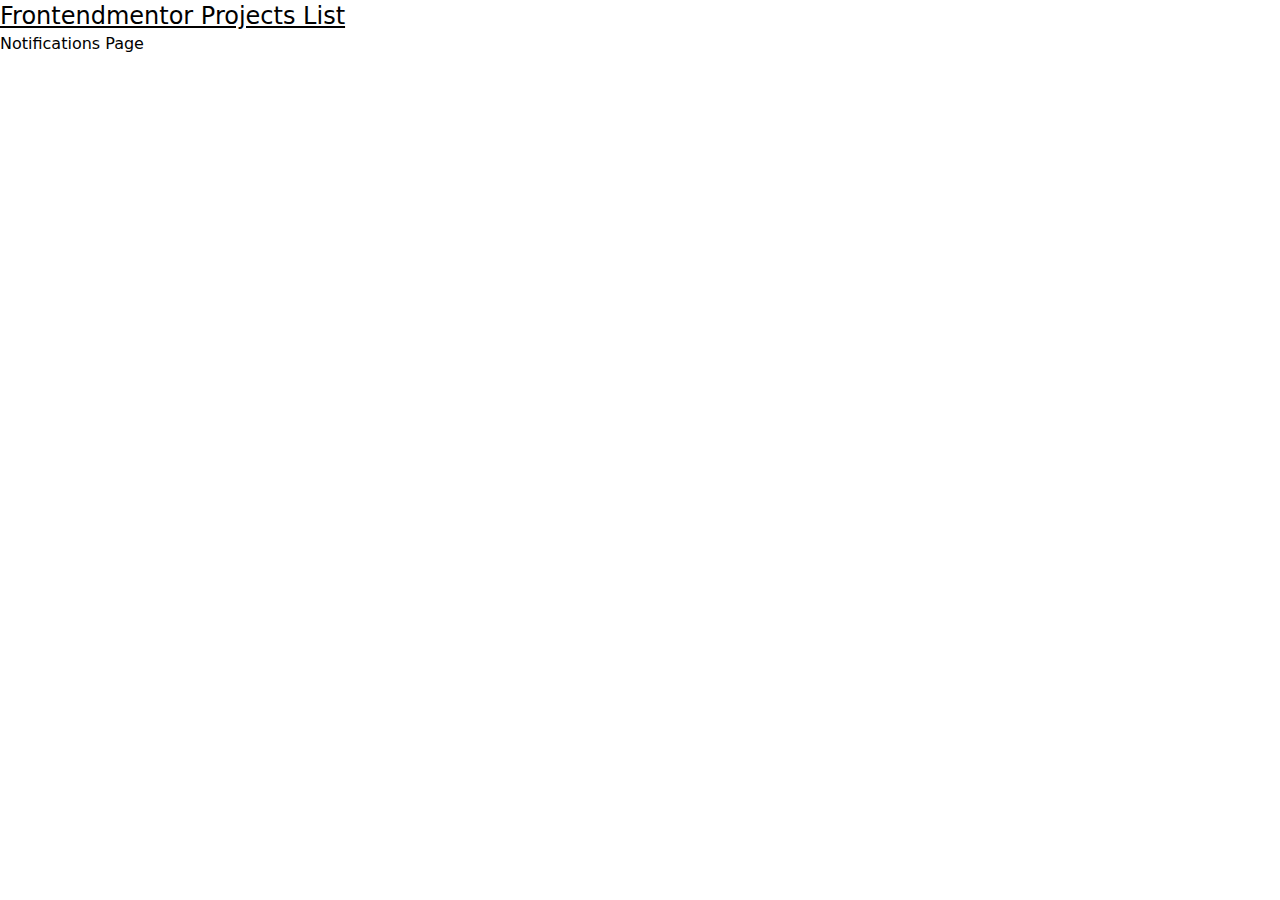
<file: index.html>
<!DOCTYPE html>
<html lang="en">

<head>
  <title>Frontendmentor Projects list</title>
  <meta charset="UTF-8" />
  <meta name="viewport" content="width=device-width, initial-scale=1" />
  <link href="css/main.css" rel="stylesheet" />
</head>

<body>
  <h1 class="text-2xl underline">Frontendmentor Projects List</h1>
  <ul>
    <li>
      <a href="notifications-page-main/index.html">Notifications Page</a>
    </li>
  </ul>
</body>

</html>
</file>
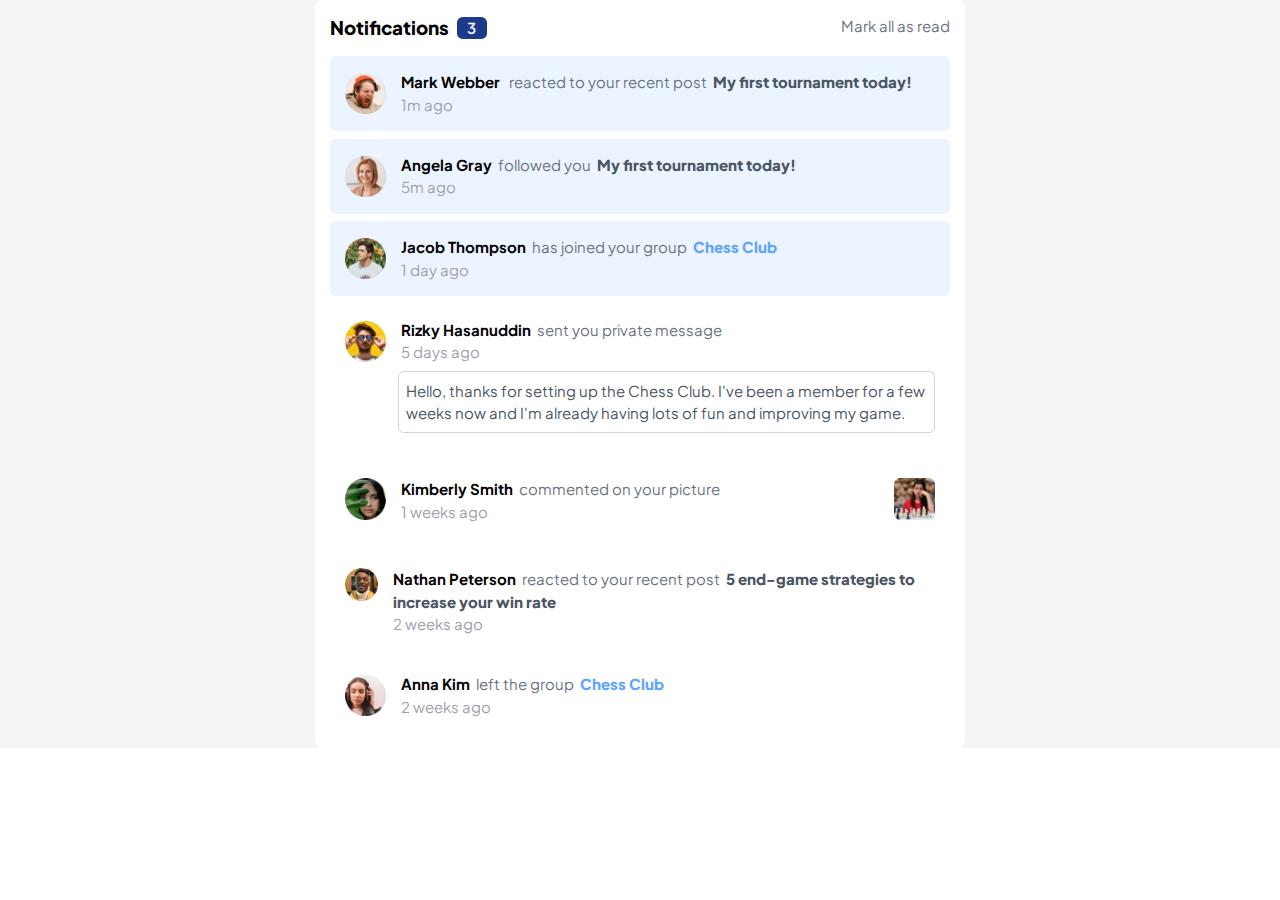
<file: notifications-page-main/index.html>
<!DOCTYPE html>
<html lang="en">

<head>
  <meta charset="UTF-8" />
  <meta name="viewport" content="width=device-width, initial-scale=1.0" />
  <!-- displays site properly based on user's device -->

  <link rel="icon" type="image/png" sizes="32x32" href="./assets/images/favicon-32x32.png" />

  <title>Frontend Mentor | Notifications page</title>
  <link rel="stylesheet" href="css/main.css" />
</head>

<body>
  <!-- page wrapper  -->
  <div class="bg-gray-100">
    <div class="container mx-auto max-w-[650px] bg-white rounded-lg p-4">
      <div class="flex justify-between">
        <div class="flex items-center">
          <h2 class="text-xl font-extrabold">Notifications</h2>
          <span class="ml-2 jinline-block w-8 h-6 rounded-md bg-blue-900 font-semibold text-white text-center">3</span>
        </div>
        <p class="text-gray-500">Mark all as read</p>
      </div>
      <!-- Comment Component -->
      <div class="flex items-center mt-4 bg-blue-200/30 rounded-md p-4">
        <div class="w-11 h-11">
          <img src="assets/images/avatar-mark-webber.webp" alt="mark profile" />
        </div>
        <div class="ml-4">
          <p>
            <strong class="font-bold">Mark Webber </strong>&nbsp;
            <span class="text-gray-500"> reacted to your recent post</span>&nbsp;
            <strong class="text-gray-600 font-extrabold">My first tournament today!</strong>
          </p>
          <p class="text-zinc-400">1m ago</p>
        </div>
      </div>

      <div class="flex items-center mt-2 bg-blue-200/30 rounded-md p-4">
        <div class="w-11 h-11">
          <img src="assets/images/avatar-angela-gray.webp" alt="angela profile" />
        </div>
        <div class="ml-4">
          <p>
            <strong class="font-bold">Angela Gray</strong>&nbsp;
            <span class="text-gray-500">followed you</span>&nbsp;
            <strong class="text-gray-600 font-extrabold">My first tournament today!</strong>
          </p>
          <p class="text-zinc-400">5m ago</p>
        </div>
      </div>

      <div class="flex items-center mt-2 bg-blue-200/30 rounded-md p-4">
        <div class="w-11 h-11">
          <img src="assets/images/avatar-jacob-thompson.webp" alt="jacob profile" />
        </div>
        <div class="ml-4">
          <p>
            <strong class="font-bold">Jacob Thompson</strong>&nbsp;
            <span class="text-gray-500">has joined your group</span>&nbsp;
            <strong class="text-blue-400 font-extrabold">Chess Club</strong>
          </p>
          <p class="text-zinc-400">1 day ago</p>
        </div>
      </div>

      <div class="mt-2 rounded-md p-4">
        <div class="flex items-center">
          <div class="w-11 h-11">
            <img src="assets/images/avatar-rizky-hasanuddin.webp" alt="rizky profile" />
          </div>
          <div class="ml-4">
            <p>
              <strong class="font-bold">Rizky Hasanuddin</strong>&nbsp;
              <span class="text-gray-500">sent you private message</span>&nbsp;
            </p>
            <p class="text-zinc-400">5 days ago</p>
          </div>
        </div>
        <p class="ml-14 mt-2 p-2 border border-slate-300 rounded-md text-gray-600">
          Hello, thanks for setting up the Chess Club. I've been a member for
          a few weeks now and I'm already having lots of fun and improving my
          game.
        </p>
      </div>

      <div class="flex mt-4 rounded-md p-4">
        <div class="w-11 h-11">
          <img src="assets/images/avatar-kimberly-smith.webp" alt="Kimberly profile" />
        </div>
        <div class="ml-4">
          <p>
            <strong class="font-bold">Kimberly Smith</strong>&nbsp;
            <span class="text-gray-500">commented on your picture</span>
          </p>
          <p class="text-zinc-400">1 weeks ago</p>
        </div>
        <div class="w-11 h-11 rounded-md ml-auto">
          <img src="assets/images/image-chess.webp" alt="chess" />
        </div>
      </div>

      <div class="flex mt-4 rounded-md p-4">
        <div class="w-11 h-11">
          <img src="assets/images/avatar-nathan-peterson.webp" alt="nathan profile" />
        </div>
        <div class="ml-4">
          <p>
            <strong class="font-bold">Nathan Peterson</strong>&nbsp;
            <span class="text-gray-500"> reacted to your recent post</span>&nbsp;
            <strong class="text-gray-600 font-extrabold">5 end-game strategies to increase your win rate</strong>
          </p>
          <p class="text-zinc-400">2 weeks ago</p>
        </div>
      </div>

      <div class="flex items-center mt-2 rounded-md p-4">
        <div class="w-11 h-11">
          <img src="assets/images/avatar-anna-kim.webp" alt="anna profile" />
        </div>
        <div class="ml-4">
          <p>
            <strong class="font-bold">Anna Kim</strong>&nbsp;
            <span class="text-gray-500">left the group</span>&nbsp;
            <strong class="text-blue-400 font-extrabold">Chess Club</strong>
          </p>
          <p class="text-zinc-400">2 weeks ago</p>
        </div>
      </div>
    </div>
  </div>
  <!-- Notifications 3 Mark all as read Mark Webber reacted to your recent post My -->
  <!-- first tournament today! 1m ago Angela Gray followed you 5m ago Jacob -->
  <!-- Thompson has joined your group Chess Club 1 day ago Rizky Hasanuddin sent -->
  <!-- you a private message 5 days ago Hello, thanks for setting up the Chess -->
  <!-- Club. I've been a member for a few weeks now and I'm already having lots of -->
  <!-- fun and improving my game. Kimberly Smith commented on your picture 1 week -->
  <!-- ago Nathan Peterson reacted to your recent post 5 end-game strategies to -->
  <!-- increase your win rate 2 weeks ago Anna Kim left the group Chess Club 2 -->
  <!-- weeks ago -->

  <!-- <div class="attribution"> -->
  <!--   Challenge by -->
  <!--   <a href="https://www.frontendmentor.io?ref=challenge" target="_blank">Frontend Mentor</a>. Coded by <a href="#">Your -->
  <!--     Name Here</a>. -->
  <!-- </div> -->
</body>

</html>
</file>
<file: css/main.css>
/*
! tailwindcss v3.2.4 | MIT License | https://tailwindcss.com
*/

/*
1. Prevent padding and border from affecting element width. (https://github.com/mozdevs/cssremedy/issues/4)
2. Allow adding a border to an element by just adding a border-width. (https://github.com/tailwindcss/tailwindcss/pull/116)
*/

*,
::before,
::after {
  box-sizing: border-box;
  /* 1 */
  border-width: 0;
  /* 2 */
  border-style: solid;
  /* 2 */
  border-color: #e5e7eb;
  /* 2 */
}

::before,
::after {
  --tw-content: '';
}

/*
1. Use a consistent sensible line-height in all browsers.
2. Prevent adjustments of font size after orientation changes in iOS.
3. Use a more readable tab size.
4. Use the user's configured `sans` font-family by default.
5. Use the user's configured `sans` font-feature-settings by default.
*/

html {
  line-height: 1.5;
  /* 1 */
  -webkit-text-size-adjust: 100%;
  /* 2 */
  -moz-tab-size: 4;
  /* 3 */
  -o-tab-size: 4;
     tab-size: 4;
  /* 3 */
  font-family: ui-sans-serif, system-ui, -apple-system, BlinkMacSystemFont, "Segoe UI", Roboto, "Helvetica Neue", Arial, "Noto Sans", sans-serif, "Apple Color Emoji", "Segoe UI Emoji", "Segoe UI Symbol", "Noto Color Emoji";
  /* 4 */
  font-feature-settings: normal;
  /* 5 */
}

/*
1. Remove the margin in all browsers.
2. Inherit line-height from `html` so users can set them as a class directly on the `html` element.
*/

body {
  margin: 0;
  /* 1 */
  line-height: inherit;
  /* 2 */
}

/*
1. Add the correct height in Firefox.
2. Correct the inheritance of border color in Firefox. (https://bugzilla.mozilla.org/show_bug.cgi?id=190655)
3. Ensure horizontal rules are visible by default.
*/

hr {
  height: 0;
  /* 1 */
  color: inherit;
  /* 2 */
  border-top-width: 1px;
  /* 3 */
}

/*
Add the correct text decoration in Chrome, Edge, and Safari.
*/

abbr:where([title]) {
  -webkit-text-decoration: underline dotted;
          text-decoration: underline dotted;
}

/*
Remove the default font size and weight for headings.
*/

h1,
h2,
h3,
h4,
h5,
h6 {
  font-size: inherit;
  font-weight: inherit;
}

/*
Reset links to optimize for opt-in styling instead of opt-out.
*/

a {
  color: inherit;
  text-decoration: inherit;
}

/*
Add the correct font weight in Edge and Safari.
*/

b,
strong {
  font-weight: bolder;
}

/*
1. Use the user's configured `mono` font family by default.
2. Correct the odd `em` font sizing in all browsers.
*/

code,
kbd,
samp,
pre {
  font-family: ui-monospace, SFMono-Regular, Menlo, Monaco, Consolas, "Liberation Mono", "Courier New", monospace;
  /* 1 */
  font-size: 1em;
  /* 2 */
}

/*
Add the correct font size in all browsers.
*/

small {
  font-size: 80%;
}

/*
Prevent `sub` and `sup` elements from affecting the line height in all browsers.
*/

sub,
sup {
  font-size: 75%;
  line-height: 0;
  position: relative;
  vertical-align: baseline;
}

sub {
  bottom: -0.25em;
}

sup {
  top: -0.5em;
}

/*
1. Remove text indentation from table contents in Chrome and Safari. (https://bugs.chromium.org/p/chromium/issues/detail?id=999088, https://bugs.webkit.org/show_bug.cgi?id=201297)
2. Correct table border color inheritance in all Chrome and Safari. (https://bugs.chromium.org/p/chromium/issues/detail?id=935729, https://bugs.webkit.org/show_bug.cgi?id=195016)
3. Remove gaps between table borders by default.
*/

table {
  text-indent: 0;
  /* 1 */
  border-color: inherit;
  /* 2 */
  border-collapse: collapse;
  /* 3 */
}

/*
1. Change the font styles in all browsers.
2. Remove the margin in Firefox and Safari.
3. Remove default padding in all browsers.
*/

button,
input,
optgroup,
select,
textarea {
  font-family: inherit;
  /* 1 */
  font-size: 100%;
  /* 1 */
  font-weight: inherit;
  /* 1 */
  line-height: inherit;
  /* 1 */
  color: inherit;
  /* 1 */
  margin: 0;
  /* 2 */
  padding: 0;
  /* 3 */
}

/*
Remove the inheritance of text transform in Edge and Firefox.
*/

button,
select {
  text-transform: none;
}

/*
1. Correct the inability to style clickable types in iOS and Safari.
2. Remove default button styles.
*/

button,
[type='button'],
[type='reset'],
[type='submit'] {
  -webkit-appearance: button;
  /* 1 */
  background-color: transparent;
  /* 2 */
  background-image: none;
  /* 2 */
}

/*
Use the modern Firefox focus style for all focusable elements.
*/

:-moz-focusring {
  outline: auto;
}

/*
Remove the additional `:invalid` styles in Firefox. (https://github.com/mozilla/gecko-dev/blob/2f9eacd9d3d995c937b4251a5557d95d494c9be1/layout/style/res/forms.css#L728-L737)
*/

:-moz-ui-invalid {
  box-shadow: none;
}

/*
Add the correct vertical alignment in Chrome and Firefox.
*/

progress {
  vertical-align: baseline;
}

/*
Correct the cursor style of increment and decrement buttons in Safari.
*/

::-webkit-inner-spin-button,
::-webkit-outer-spin-button {
  height: auto;
}

/*
1. Correct the odd appearance in Chrome and Safari.
2. Correct the outline style in Safari.
*/

[type='search'] {
  -webkit-appearance: textfield;
  /* 1 */
  outline-offset: -2px;
  /* 2 */
}

/*
Remove the inner padding in Chrome and Safari on macOS.
*/

::-webkit-search-decoration {
  -webkit-appearance: none;
}

/*
1. Correct the inability to style clickable types in iOS and Safari.
2. Change font properties to `inherit` in Safari.
*/

::-webkit-file-upload-button {
  -webkit-appearance: button;
  /* 1 */
  font: inherit;
  /* 2 */
}

/*
Add the correct display in Chrome and Safari.
*/

summary {
  display: list-item;
}

/*
Removes the default spacing and border for appropriate elements.
*/

blockquote,
dl,
dd,
h1,
h2,
h3,
h4,
h5,
h6,
hr,
figure,
p,
pre {
  margin: 0;
}

fieldset {
  margin: 0;
  padding: 0;
}

legend {
  padding: 0;
}

ol,
ul,
menu {
  list-style: none;
  margin: 0;
  padding: 0;
}

/*
Prevent resizing textareas horizontally by default.
*/

textarea {
  resize: vertical;
}

/*
1. Reset the default placeholder opacity in Firefox. (https://github.com/tailwindlabs/tailwindcss/issues/3300)
2. Set the default placeholder color to the user's configured gray 400 color.
*/

input::-moz-placeholder, textarea::-moz-placeholder {
  opacity: 1;
  /* 1 */
  color: #9ca3af;
  /* 2 */
}

input::placeholder,
textarea::placeholder {
  opacity: 1;
  /* 1 */
  color: #9ca3af;
  /* 2 */
}

/*
Set the default cursor for buttons.
*/

button,
[role="button"] {
  cursor: pointer;
}

/*
Make sure disabled buttons don't get the pointer cursor.
*/

:disabled {
  cursor: default;
}

/*
1. Make replaced elements `display: block` by default. (https://github.com/mozdevs/cssremedy/issues/14)
2. Add `vertical-align: middle` to align replaced elements more sensibly by default. (https://github.com/jensimmons/cssremedy/issues/14#issuecomment-634934210)
   This can trigger a poorly considered lint error in some tools but is included by design.
*/

img,
svg,
video,
canvas,
audio,
iframe,
embed,
object {
  display: block;
  /* 1 */
  vertical-align: middle;
  /* 2 */
}

/*
Constrain images and videos to the parent width and preserve their intrinsic aspect ratio. (https://github.com/mozdevs/cssremedy/issues/14)
*/

img,
video {
  max-width: 100%;
  height: auto;
}

/* Make elements with the HTML hidden attribute stay hidden by default */

[hidden] {
  display: none;
}

*, ::before, ::after {
  --tw-border-spacing-x: 0;
  --tw-border-spacing-y: 0;
  --tw-translate-x: 0;
  --tw-translate-y: 0;
  --tw-rotate: 0;
  --tw-skew-x: 0;
  --tw-skew-y: 0;
  --tw-scale-x: 1;
  --tw-scale-y: 1;
  --tw-pan-x:  ;
  --tw-pan-y:  ;
  --tw-pinch-zoom:  ;
  --tw-scroll-snap-strictness: proximity;
  --tw-ordinal:  ;
  --tw-slashed-zero:  ;
  --tw-numeric-figure:  ;
  --tw-numeric-spacing:  ;
  --tw-numeric-fraction:  ;
  --tw-ring-inset:  ;
  --tw-ring-offset-width: 0px;
  --tw-ring-offset-color: #fff;
  --tw-ring-color: rgb(59 130 246 / 0.5);
  --tw-ring-offset-shadow: 0 0 #0000;
  --tw-ring-shadow: 0 0 #0000;
  --tw-shadow: 0 0 #0000;
  --tw-shadow-colored: 0 0 #0000;
  --tw-blur:  ;
  --tw-brightness:  ;
  --tw-contrast:  ;
  --tw-grayscale:  ;
  --tw-hue-rotate:  ;
  --tw-invert:  ;
  --tw-saturate:  ;
  --tw-sepia:  ;
  --tw-drop-shadow:  ;
  --tw-backdrop-blur:  ;
  --tw-backdrop-brightness:  ;
  --tw-backdrop-contrast:  ;
  --tw-backdrop-grayscale:  ;
  --tw-backdrop-hue-rotate:  ;
  --tw-backdrop-invert:  ;
  --tw-backdrop-opacity:  ;
  --tw-backdrop-saturate:  ;
  --tw-backdrop-sepia:  ;
}

::backdrop {
  --tw-border-spacing-x: 0;
  --tw-border-spacing-y: 0;
  --tw-translate-x: 0;
  --tw-translate-y: 0;
  --tw-rotate: 0;
  --tw-skew-x: 0;
  --tw-skew-y: 0;
  --tw-scale-x: 1;
  --tw-scale-y: 1;
  --tw-pan-x:  ;
  --tw-pan-y:  ;
  --tw-pinch-zoom:  ;
  --tw-scroll-snap-strictness: proximity;
  --tw-ordinal:  ;
  --tw-slashed-zero:  ;
  --tw-numeric-figure:  ;
  --tw-numeric-spacing:  ;
  --tw-numeric-fraction:  ;
  --tw-ring-inset:  ;
  --tw-ring-offset-width: 0px;
  --tw-ring-offset-color: #fff;
  --tw-ring-color: rgb(59 130 246 / 0.5);
  --tw-ring-offset-shadow: 0 0 #0000;
  --tw-ring-shadow: 0 0 #0000;
  --tw-shadow: 0 0 #0000;
  --tw-shadow-colored: 0 0 #0000;
  --tw-blur:  ;
  --tw-brightness:  ;
  --tw-contrast:  ;
  --tw-grayscale:  ;
  --tw-hue-rotate:  ;
  --tw-invert:  ;
  --tw-saturate:  ;
  --tw-sepia:  ;
  --tw-drop-shadow:  ;
  --tw-backdrop-blur:  ;
  --tw-backdrop-brightness:  ;
  --tw-backdrop-contrast:  ;
  --tw-backdrop-grayscale:  ;
  --tw-backdrop-hue-rotate:  ;
  --tw-backdrop-invert:  ;
  --tw-backdrop-opacity:  ;
  --tw-backdrop-saturate:  ;
  --tw-backdrop-sepia:  ;
}

.text-2xl {
  font-size: 1.5rem;
  line-height: 2rem;
}

.underline {
  text-decoration-line: underline;
}
</file>
<file: notifications-page-main/css/main.css>
/*
! tailwindcss v3.2.4 | MIT License | https://tailwindcss.com
*/

/*
1. Prevent padding and border from affecting element width. (https://github.com/mozdevs/cssremedy/issues/4)
2. Allow adding a border to an element by just adding a border-width. (https://github.com/tailwindcss/tailwindcss/pull/116)
*/

*,
::before,
::after {
  box-sizing: border-box;
  /* 1 */
  border-width: 0;
  /* 2 */
  border-style: solid;
  /* 2 */
  border-color: #e5e7eb;
  /* 2 */
}

::before,
::after {
  --tw-content: '';
}

/*
1. Use a consistent sensible line-height in all browsers.
2. Prevent adjustments of font size after orientation changes in iOS.
3. Use a more readable tab size.
4. Use the user's configured `sans` font-family by default.
5. Use the user's configured `sans` font-feature-settings by default.
*/

html {
  line-height: 1.5;
  /* 1 */
  -webkit-text-size-adjust: 100%;
  /* 2 */
  -moz-tab-size: 4;
  /* 3 */
  -o-tab-size: 4;
     tab-size: 4;
  /* 3 */
  font-family: ui-sans-serif, system-ui, -apple-system, BlinkMacSystemFont, "Segoe UI", Roboto, "Helvetica Neue", Arial, "Noto Sans", sans-serif, "Apple Color Emoji", "Segoe UI Emoji", "Segoe UI Symbol", "Noto Color Emoji";
  /* 4 */
  font-feature-settings: normal;
  /* 5 */
}

/*
1. Remove the margin in all browsers.
2. Inherit line-height from `html` so users can set them as a class directly on the `html` element.
*/

body {
  margin: 0;
  /* 1 */
  line-height: inherit;
  /* 2 */
}

/*
1. Add the correct height in Firefox.
2. Correct the inheritance of border color in Firefox. (https://bugzilla.mozilla.org/show_bug.cgi?id=190655)
3. Ensure horizontal rules are visible by default.
*/

hr {
  height: 0;
  /* 1 */
  color: inherit;
  /* 2 */
  border-top-width: 1px;
  /* 3 */
}

/*
Add the correct text decoration in Chrome, Edge, and Safari.
*/

abbr:where([title]) {
  -webkit-text-decoration: underline dotted;
          text-decoration: underline dotted;
}

/*
Remove the default font size and weight for headings.
*/

h1,
h2,
h3,
h4,
h5,
h6 {
  font-size: inherit;
  font-weight: inherit;
}

/*
Reset links to optimize for opt-in styling instead of opt-out.
*/

a {
  color: inherit;
  text-decoration: inherit;
}

/*
Add the correct font weight in Edge and Safari.
*/

b,
strong {
  font-weight: bolder;
}

/*
1. Use the user's configured `mono` font family by default.
2. Correct the odd `em` font sizing in all browsers.
*/

code,
kbd,
samp,
pre {
  font-family: ui-monospace, SFMono-Regular, Menlo, Monaco, Consolas, "Liberation Mono", "Courier New", monospace;
  /* 1 */
  font-size: 1em;
  /* 2 */
}

/*
Add the correct font size in all browsers.
*/

small {
  font-size: 80%;
}

/*
Prevent `sub` and `sup` elements from affecting the line height in all browsers.
*/

sub,
sup {
  font-size: 75%;
  line-height: 0;
  position: relative;
  vertical-align: baseline;
}

sub {
  bottom: -0.25em;
}

sup {
  top: -0.5em;
}

/*
1. Remove text indentation from table contents in Chrome and Safari. (https://bugs.chromium.org/p/chromium/issues/detail?id=999088, https://bugs.webkit.org/show_bug.cgi?id=201297)
2. Correct table border color inheritance in all Chrome and Safari. (https://bugs.chromium.org/p/chromium/issues/detail?id=935729, https://bugs.webkit.org/show_bug.cgi?id=195016)
3. Remove gaps between table borders by default.
*/

table {
  text-indent: 0;
  /* 1 */
  border-color: inherit;
  /* 2 */
  border-collapse: collapse;
  /* 3 */
}

/*
1. Change the font styles in all browsers.
2. Remove the margin in Firefox and Safari.
3. Remove default padding in all browsers.
*/

button,
input,
optgroup,
select,
textarea {
  font-family: inherit;
  /* 1 */
  font-size: 100%;
  /* 1 */
  font-weight: inherit;
  /* 1 */
  line-height: inherit;
  /* 1 */
  color: inherit;
  /* 1 */
  margin: 0;
  /* 2 */
  padding: 0;
  /* 3 */
}

/*
Remove the inheritance of text transform in Edge and Firefox.
*/

button,
select {
  text-transform: none;
}

/*
1. Correct the inability to style clickable types in iOS and Safari.
2. Remove default button styles.
*/

button,
[type='button'],
[type='reset'],
[type='submit'] {
  -webkit-appearance: button;
  /* 1 */
  background-color: transparent;
  /* 2 */
  background-image: none;
  /* 2 */
}

/*
Use the modern Firefox focus style for all focusable elements.
*/

:-moz-focusring {
  outline: auto;
}

/*
Remove the additional `:invalid` styles in Firefox. (https://github.com/mozilla/gecko-dev/blob/2f9eacd9d3d995c937b4251a5557d95d494c9be1/layout/style/res/forms.css#L728-L737)
*/

:-moz-ui-invalid {
  box-shadow: none;
}

/*
Add the correct vertical alignment in Chrome and Firefox.
*/

progress {
  vertical-align: baseline;
}

/*
Correct the cursor style of increment and decrement buttons in Safari.
*/

::-webkit-inner-spin-button,
::-webkit-outer-spin-button {
  height: auto;
}

/*
1. Correct the odd appearance in Chrome and Safari.
2. Correct the outline style in Safari.
*/

[type='search'] {
  -webkit-appearance: textfield;
  /* 1 */
  outline-offset: -2px;
  /* 2 */
}

/*
Remove the inner padding in Chrome and Safari on macOS.
*/

::-webkit-search-decoration {
  -webkit-appearance: none;
}

/*
1. Correct the inability to style clickable types in iOS and Safari.
2. Change font properties to `inherit` in Safari.
*/

::-webkit-file-upload-button {
  -webkit-appearance: button;
  /* 1 */
  font: inherit;
  /* 2 */
}

/*
Add the correct display in Chrome and Safari.
*/

summary {
  display: list-item;
}

/*
Removes the default spacing and border for appropriate elements.
*/

blockquote,
dl,
dd,
h1,
h2,
h3,
h4,
h5,
h6,
hr,
figure,
p,
pre {
  margin: 0;
}

fieldset {
  margin: 0;
  padding: 0;
}

legend {
  padding: 0;
}

ol,
ul,
menu {
  list-style: none;
  margin: 0;
  padding: 0;
}

/*
Prevent resizing textareas horizontally by default.
*/

textarea {
  resize: vertical;
}

/*
1. Reset the default placeholder opacity in Firefox. (https://github.com/tailwindlabs/tailwindcss/issues/3300)
2. Set the default placeholder color to the user's configured gray 400 color.
*/

input::-moz-placeholder, textarea::-moz-placeholder {
  opacity: 1;
  /* 1 */
  color: #9ca3af;
  /* 2 */
}

input::placeholder,
textarea::placeholder {
  opacity: 1;
  /* 1 */
  color: #9ca3af;
  /* 2 */
}

/*
Set the default cursor for buttons.
*/

button,
[role="button"] {
  cursor: pointer;
}

/*
Make sure disabled buttons don't get the pointer cursor.
*/

:disabled {
  cursor: default;
}

/*
1. Make replaced elements `display: block` by default. (https://github.com/mozdevs/cssremedy/issues/14)
2. Add `vertical-align: middle` to align replaced elements more sensibly by default. (https://github.com/jensimmons/cssremedy/issues/14#issuecomment-634934210)
   This can trigger a poorly considered lint error in some tools but is included by design.
*/

img,
svg,
video,
canvas,
audio,
iframe,
embed,
object {
  display: block;
  /* 1 */
  vertical-align: middle;
  /* 2 */
}

/*
Constrain images and videos to the parent width and preserve their intrinsic aspect ratio. (https://github.com/mozdevs/cssremedy/issues/14)
*/

img,
video {
  max-width: 100%;
  height: auto;
}

/* Make elements with the HTML hidden attribute stay hidden by default */

[hidden] {
  display: none;
}

*, ::before, ::after {
  --tw-border-spacing-x: 0;
  --tw-border-spacing-y: 0;
  --tw-translate-x: 0;
  --tw-translate-y: 0;
  --tw-rotate: 0;
  --tw-skew-x: 0;
  --tw-skew-y: 0;
  --tw-scale-x: 1;
  --tw-scale-y: 1;
  --tw-pan-x:  ;
  --tw-pan-y:  ;
  --tw-pinch-zoom:  ;
  --tw-scroll-snap-strictness: proximity;
  --tw-ordinal:  ;
  --tw-slashed-zero:  ;
  --tw-numeric-figure:  ;
  --tw-numeric-spacing:  ;
  --tw-numeric-fraction:  ;
  --tw-ring-inset:  ;
  --tw-ring-offset-width: 0px;
  --tw-ring-offset-color: #fff;
  --tw-ring-color: rgb(59 130 246 / 0.5);
  --tw-ring-offset-shadow: 0 0 #0000;
  --tw-ring-shadow: 0 0 #0000;
  --tw-shadow: 0 0 #0000;
  --tw-shadow-colored: 0 0 #0000;
  --tw-blur:  ;
  --tw-brightness:  ;
  --tw-contrast:  ;
  --tw-grayscale:  ;
  --tw-hue-rotate:  ;
  --tw-invert:  ;
  --tw-saturate:  ;
  --tw-sepia:  ;
  --tw-drop-shadow:  ;
  --tw-backdrop-blur:  ;
  --tw-backdrop-brightness:  ;
  --tw-backdrop-contrast:  ;
  --tw-backdrop-grayscale:  ;
  --tw-backdrop-hue-rotate:  ;
  --tw-backdrop-invert:  ;
  --tw-backdrop-opacity:  ;
  --tw-backdrop-saturate:  ;
  --tw-backdrop-sepia:  ;
}

::backdrop {
  --tw-border-spacing-x: 0;
  --tw-border-spacing-y: 0;
  --tw-translate-x: 0;
  --tw-translate-y: 0;
  --tw-rotate: 0;
  --tw-skew-x: 0;
  --tw-skew-y: 0;
  --tw-scale-x: 1;
  --tw-scale-y: 1;
  --tw-pan-x:  ;
  --tw-pan-y:  ;
  --tw-pinch-zoom:  ;
  --tw-scroll-snap-strictness: proximity;
  --tw-ordinal:  ;
  --tw-slashed-zero:  ;
  --tw-numeric-figure:  ;
  --tw-numeric-spacing:  ;
  --tw-numeric-fraction:  ;
  --tw-ring-inset:  ;
  --tw-ring-offset-width: 0px;
  --tw-ring-offset-color: #fff;
  --tw-ring-color: rgb(59 130 246 / 0.5);
  --tw-ring-offset-shadow: 0 0 #0000;
  --tw-ring-shadow: 0 0 #0000;
  --tw-shadow: 0 0 #0000;
  --tw-shadow-colored: 0 0 #0000;
  --tw-blur:  ;
  --tw-brightness:  ;
  --tw-contrast:  ;
  --tw-grayscale:  ;
  --tw-hue-rotate:  ;
  --tw-invert:  ;
  --tw-saturate:  ;
  --tw-sepia:  ;
  --tw-drop-shadow:  ;
  --tw-backdrop-blur:  ;
  --tw-backdrop-brightness:  ;
  --tw-backdrop-contrast:  ;
  --tw-backdrop-grayscale:  ;
  --tw-backdrop-hue-rotate:  ;
  --tw-backdrop-invert:  ;
  --tw-backdrop-opacity:  ;
  --tw-backdrop-saturate:  ;
  --tw-backdrop-sepia:  ;
}

.container {
  width: 100%;
}

@media (min-width: 640px) {
  .container {
    max-width: 640px;
  }
}

@media (min-width: 768px) {
  .container {
    max-width: 768px;
  }
}

@media (min-width: 1024px) {
  .container {
    max-width: 1024px;
  }
}

@media (min-width: 1280px) {
  .container {
    max-width: 1280px;
  }
}

@media (min-width: 1536px) {
  .container {
    max-width: 1536px;
  }
}

.mx-auto {
  margin-left: auto;
  margin-right: auto;
}

.ml-2 {
  margin-left: 0.5rem;
}

.mt-4 {
  margin-top: 1rem;
}

.ml-4 {
  margin-left: 1rem;
}

.mt-2 {
  margin-top: 0.5rem;
}

.ml-14 {
  margin-left: 3.5rem;
}

.mr-auto {
  margin-right: auto;
}

.ml-auto {
  margin-left: auto;
}

.flex {
  display: flex;
}

.h-6 {
  height: 1.5rem;
}

.h-11 {
  height: 2.75rem;
}

.w-8 {
  width: 2rem;
}

.w-11 {
  width: 2.75rem;
}

.max-w-2xl {
  max-width: 42rem;
}

.max-w-xl {
  max-width: 36rem;
}

.max-w-\[600px\] {
  max-width: 600px;
}

.max-w-\[650px\] {
  max-width: 650px;
}

.items-center {
  align-items: center;
}

.justify-between {
  justify-content: space-between;
}

.rounded-lg {
  border-radius: 0.5rem;
}

.rounded-md {
  border-radius: 0.375rem;
}

.border {
  border-width: 1px;
}

.border-slate-300 {
  --tw-border-opacity: 1;
  border-color: rgb(203 213 225 / var(--tw-border-opacity));
}

.bg-gray-100 {
  --tw-bg-opacity: 1;
  background-color: rgb(243 244 246 / var(--tw-bg-opacity));
}

.bg-white {
  --tw-bg-opacity: 1;
  background-color: rgb(255 255 255 / var(--tw-bg-opacity));
}

.bg-blue-900 {
  --tw-bg-opacity: 1;
  background-color: rgb(30 58 138 / var(--tw-bg-opacity));
}

.bg-blue-200\/30 {
  background-color: rgb(191 219 254 / 0.3);
}

.p-4 {
  padding: 1rem;
}

.p-2 {
  padding: 0.5rem;
}

.text-center {
  text-align: center;
}

.text-xl {
  font-size: 1.25rem;
  line-height: 1.75rem;
}

.font-extrabold {
  font-weight: 800;
}

.font-semibold {
  font-weight: 600;
}

.font-bold {
  font-weight: 700;
}

.text-white {
  --tw-text-opacity: 1;
  color: rgb(255 255 255 / var(--tw-text-opacity));
}

.text-gray-500 {
  --tw-text-opacity: 1;
  color: rgb(107 114 128 / var(--tw-text-opacity));
}

.text-gray-600 {
  --tw-text-opacity: 1;
  color: rgb(75 85 99 / var(--tw-text-opacity));
}

.text-zinc-400 {
  --tw-text-opacity: 1;
  color: rgb(161 161 170 / var(--tw-text-opacity));
}

.text-blue-400 {
  --tw-text-opacity: 1;
  color: rgb(96 165 250 / var(--tw-text-opacity));
}

@font-face {
  font-family: pjs;

  src: url("../assets/fonts/PlusJakartaSans-VariableFont_wght.ttf")
    format("truetype");
}

html {
  font-family: pjs;
  font-size: 15px;
}

/* @tailwind base { */

/* } */

@media (min-width: 1280px) {
  .xl\:max-w-lg {
    max-width: 32rem;
  }

  .xl\:max-w-xl {
    max-width: 36rem;
  }

  .xl\:max-w-2xl {
    max-width: 42rem;
  }
}
</file>
